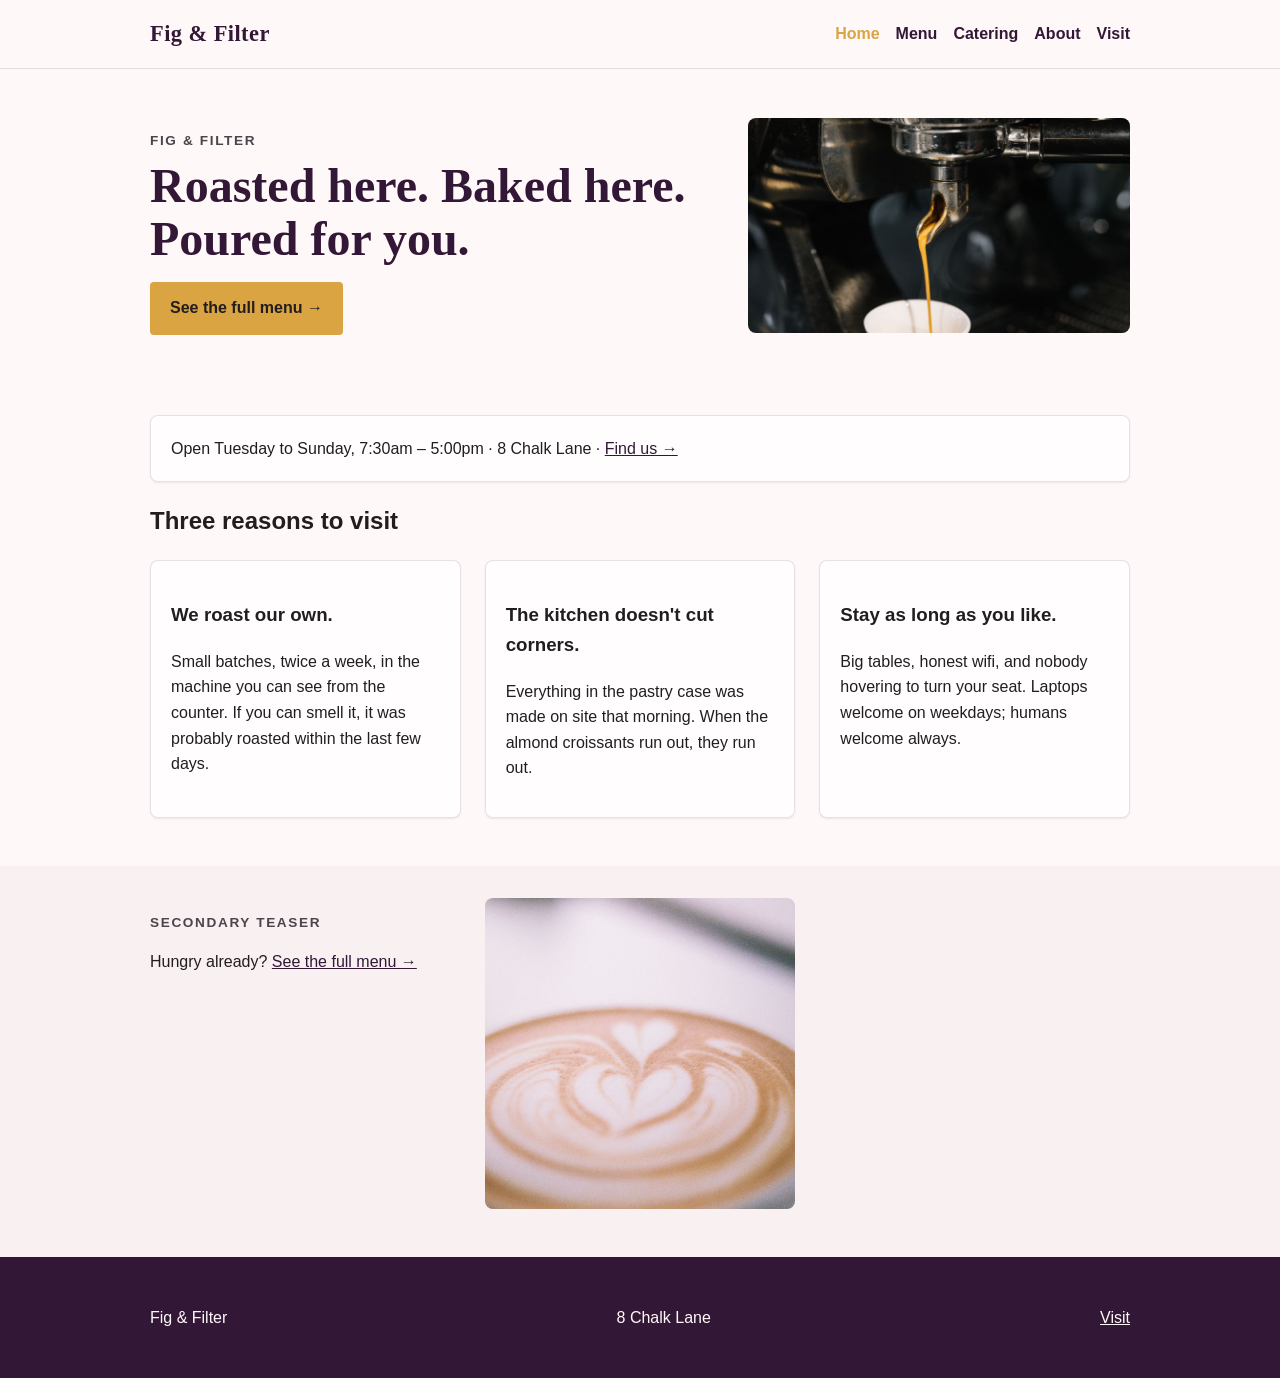
<file: index.html>
<!DOCTYPE html>
<html lang="en">
  <head>
    <meta charset="UTF-8" />
    <meta name="viewport" content="width=device-width, initial-scale=1.0" />
    <title>Fig &amp; Filter</title>
    <link rel="stylesheet" href="styles.css" />
  </head>
  <body>
    <header class="site-header">
      <div class="container header-inner">
        <a class="site-brand" href="index.html">Fig &amp; Filter</a>
        <button class="nav-toggle" type="button" aria-expanded="false" aria-controls="site-nav">
          <span class="sr-only">Toggle navigation</span>
          <span></span><span></span><span></span>
        </button>
        <nav class="site-nav" id="site-nav" data-open="false">
          <a class="nav-link" href="index.html" aria-current="page">Home</a>
          <a class="nav-link" href="menu.html">Menu</a>
          <a class="nav-link" href="catering.html">Catering</a>
          <a class="nav-link" href="about.html">About</a>
          <a class="nav-link" href="visit.html">Visit</a>
        </nav>
      </div>
    </header>

    <main>
      <section class="hero">
        <div class="container hero-grid">
          <div class="hero-copy">
            <p class="eyebrow">Fig &amp; Filter</p>
            <h1>Roasted here. Baked here. Poured for you.</h1>
            <a class="button-primary" href="menu.html">See the full menu →</a>
          </div>
          <div class="hero-media">
            <img src="images/hero-espresso-pour.jpg" alt="Espresso pouring from the portafilter into a white cup at the Fig &amp; Filter counter" />
          </div>
        </div>
      </section>

      <section class="section">
        <div class="container">
          <p class="utility-card">Open Tuesday to Sunday, 7:30am – 5:00pm · 8 Chalk Lane · <a href="visit.html">Find us →</a></p>
          <h2>Three reasons to visit</h2>
          <div class="split-grid">
            <article class="card">
              <h3>We roast our own.</h3>
              <p>Small batches, twice a week, in the machine you can see from the counter. If you can smell it, it was probably roasted within the last few days.</p>
            </article>
            <article class="card">
              <h3>The kitchen doesn't cut corners.</h3>
              <p>Everything in the pastry case was made on site that morning. When the almond croissants run out, they run out.</p>
            </article>
            <article class="card">
              <h3>Stay as long as you like.</h3>
              <p>Big tables, honest wifi, and nobody hovering to turn your seat. Laptops welcome on weekdays; humans welcome always.</p>
            </article>
          </div>
        </div>
      </section>

      <section class="section section-alt">
        <div class="container split-grid align-center">
          <div>
            <p class="eyebrow">Secondary teaser</p>
            <p>Hungry already? <a href="menu.html">See the full menu →</a></p>
          </div>
          <img src="images/latte-art.jpg" alt="Close-up of heart-shaped latte art in a Fig &amp; Filter cup" />
        </div>
      </section>
    </main>

    <footer class="site-footer">
      <div class="container footer-inner">
        <p>Fig &amp; Filter</p>
        <p>8 Chalk Lane</p>
        <p><a href="visit.html">Visit</a></p>
      </div>
    </footer>

    <script src="script.js"></script>
  </body>
</html>
</file>
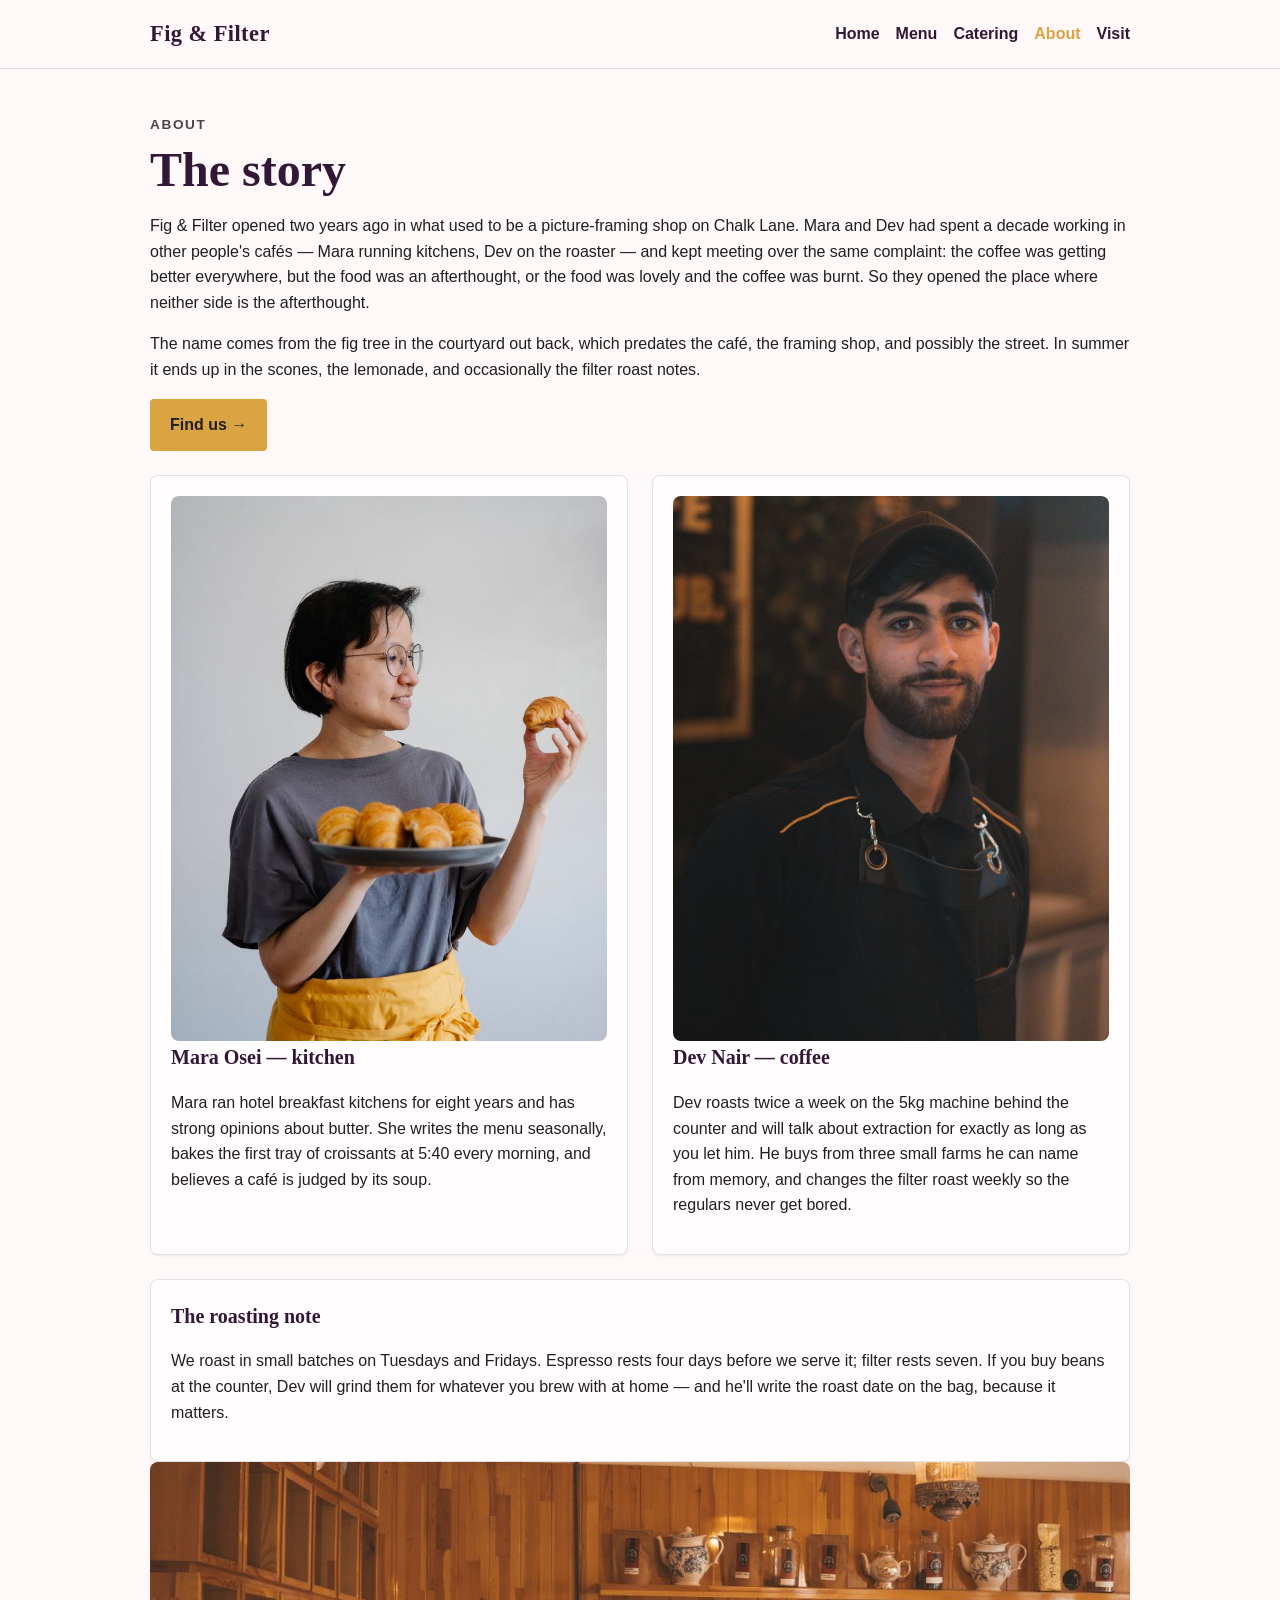
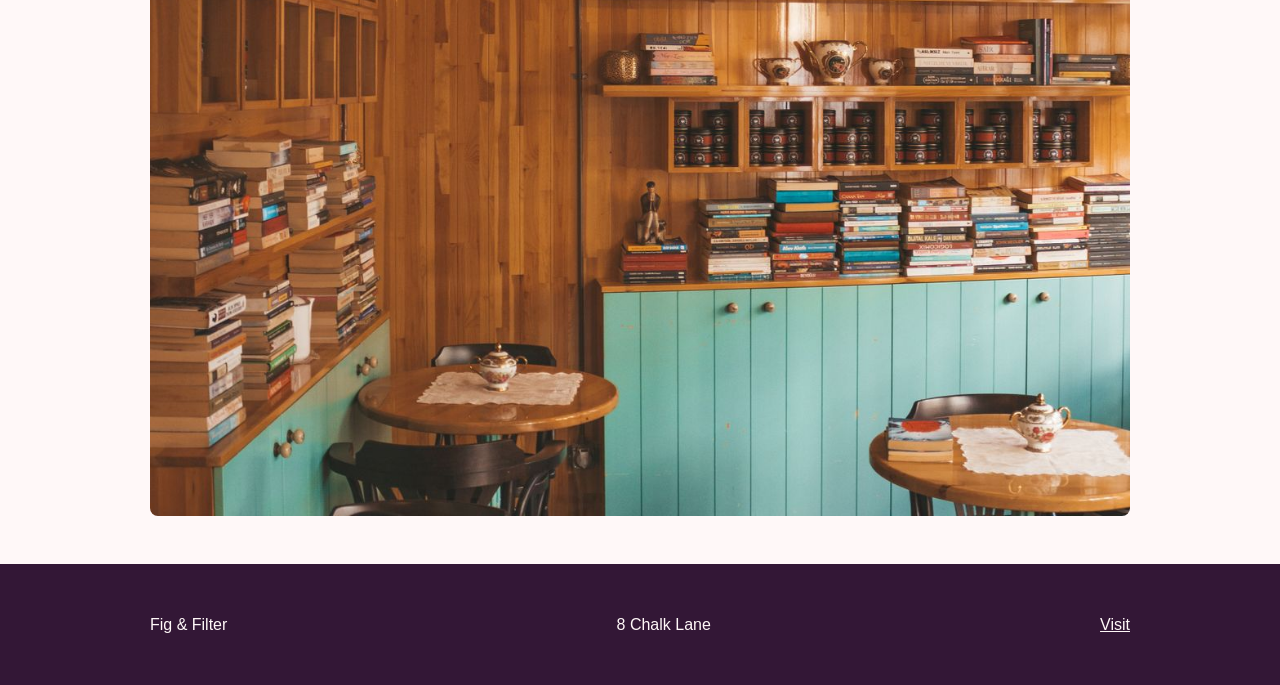
<file: about.html>
<!DOCTYPE html>
<html lang="en">
  <head>
    <meta charset="UTF-8" />
    <meta name="viewport" content="width=device-width, initial-scale=1.0" />
    <title>About · Fig &amp; Filter</title>
    <link rel="stylesheet" href="styles.css" />
  </head>
  <body>
    <header class="site-header">
      <div class="container header-inner">
        <a class="site-brand" href="index.html">Fig &amp; Filter</a>
        <button class="nav-toggle" type="button" aria-expanded="false" aria-controls="site-nav">
          <span class="sr-only">Toggle navigation</span>
          <span></span><span></span><span></span>
        </button>
        <nav class="site-nav" id="site-nav" data-open="false">
          <a class="nav-link" href="index.html">Home</a>
          <a class="nav-link" href="menu.html">Menu</a>
          <a class="nav-link" href="catering.html">Catering</a>
          <a class="nav-link" href="about.html" aria-current="page">About</a>
          <a class="nav-link" href="visit.html">Visit</a>
        </nav>
      </div>
    </header>

    <main>
      <section class="section">
        <div class="container">
          <p class="eyebrow">About</p>
          <h1>The story</h1>
          <p>Fig &amp; Filter opened two years ago in what used to be a picture-framing shop on Chalk Lane. Mara and Dev had spent a decade working in other people's cafés — Mara running kitchens, Dev on the roaster — and kept meeting over the same complaint: the coffee was getting better everywhere, but the food was an afterthought, or the food was lovely and the coffee was burnt. So they opened the place where neither side is the afterthought.</p>
          <p>The name comes from the fig tree in the courtyard out back, which predates the café, the framing shop, and possibly the street. In summer it ends up in the scones, the lemonade, and occasionally the filter roast notes.</p>
          <a class="button-primary" href="visit.html">Find us →</a>
          <div class="founders-grid">
            <article class="card founder-card">
              <img src="images/founder-mara.jpg" alt="Mara Osei holding a plate of freshly baked croissants" />
              <h2>Mara Osei — kitchen</h2>
              <p>Mara ran hotel breakfast kitchens for eight years and has strong opinions about butter. She writes the menu seasonally, bakes the first tray of croissants at 5:40 every morning, and believes a café is judged by its soup.</p>
            </article>
            <article class="card founder-card">
              <img src="images/founder-dev.jpg" alt="Dev Nair in his cap and apron behind the counter" />
              <h2>Dev Nair — coffee</h2>
              <p>Dev roasts twice a week on the 5kg machine behind the counter and will talk about extraction for exactly as long as you let him. He buys from three small farms he can name from memory, and changes the filter roast weekly so the regulars never get bored.</p>
            </article>
          </div>
          <div class="card story-card">
            <h2>The roasting note</h2>
            <p>We roast in small batches on Tuesdays and Fridays. Espresso rests four days before we serve it; filter rests seven. If you buy beans at the counter, Dev will grind them for whatever you brew with at home — and he'll write the roast date on the bag, because it matters.</p>
          </div>
          <img src="images/interior-seating.jpg" alt="Wooden tables inside the café, surrounded by shelves of books and tea tins" />
        </div>
      </section>
    </main>

    <footer class="site-footer">
      <div class="container footer-inner">
        <p>Fig &amp; Filter</p>
        <p>8 Chalk Lane</p>
        <p><a href="visit.html">Visit</a></p>
      </div>
    </footer>

    <script src="script.js"></script>
  </body>
</html>
</file>
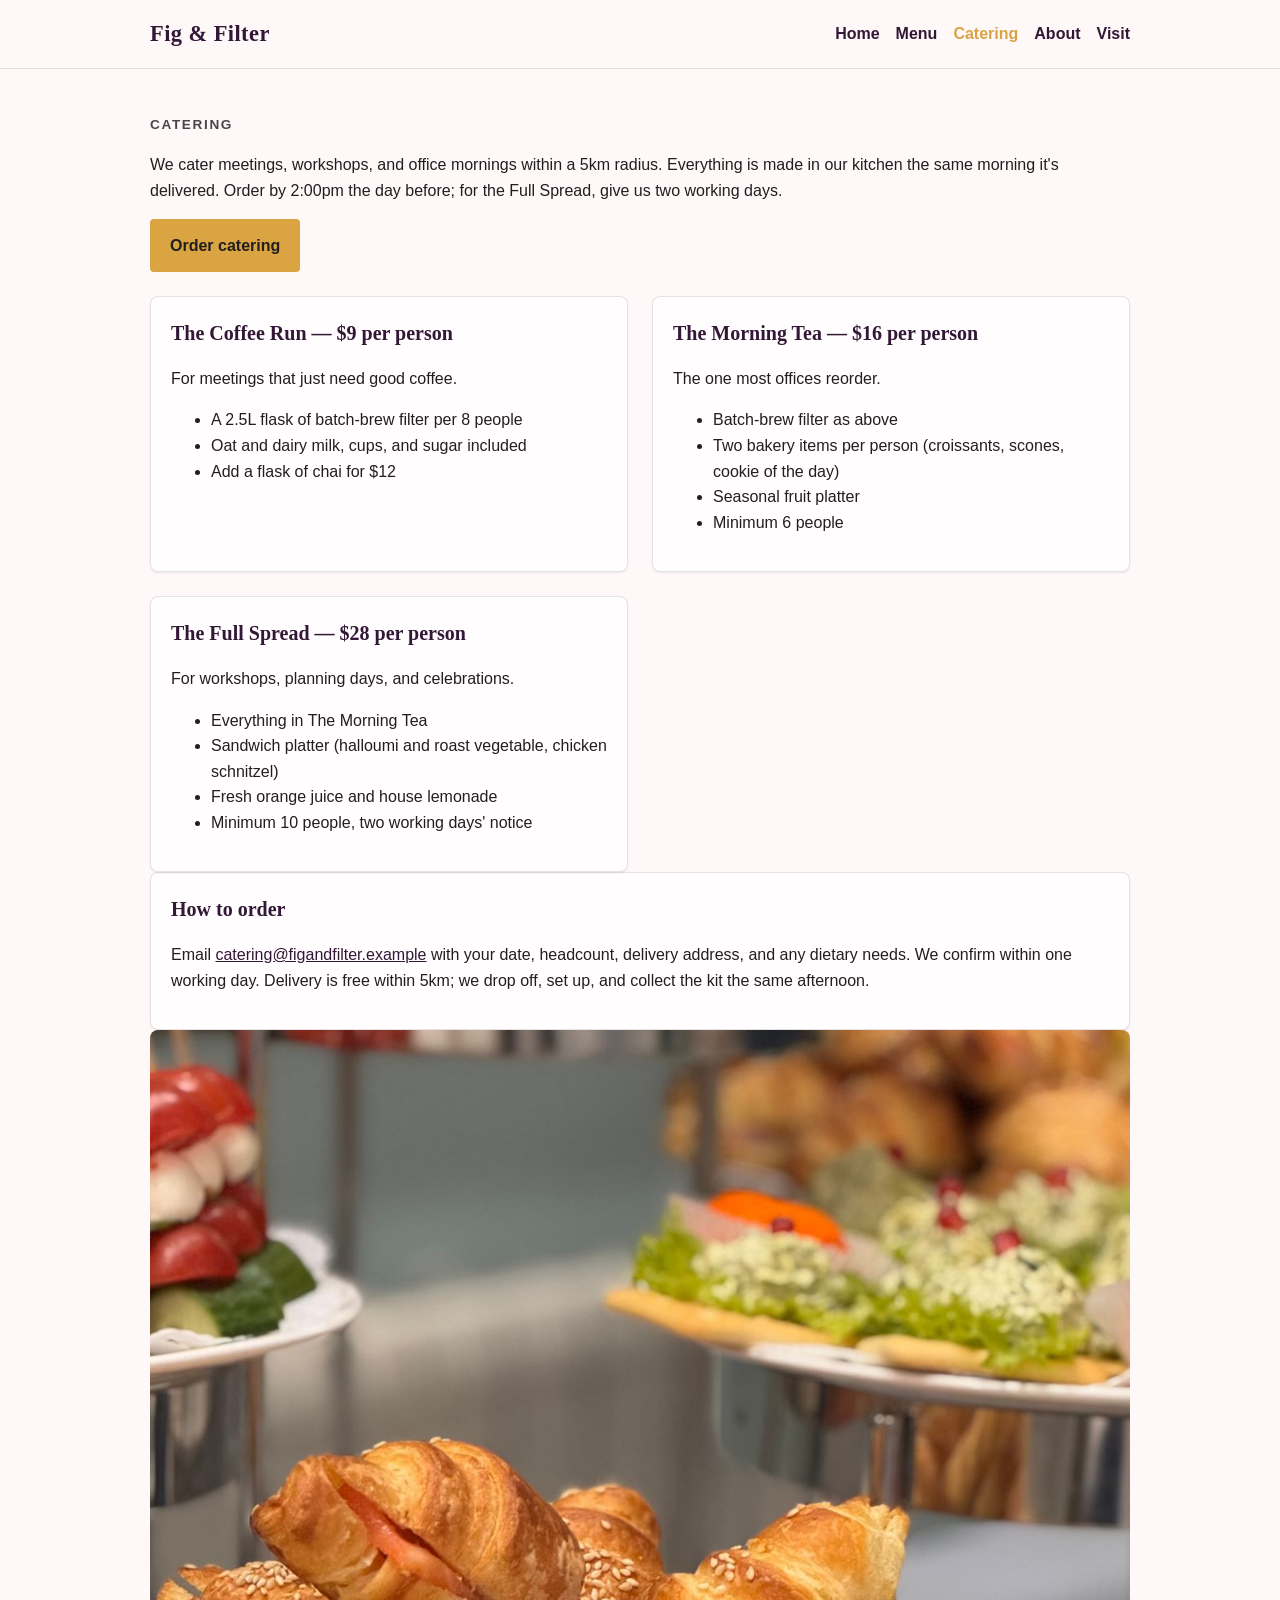
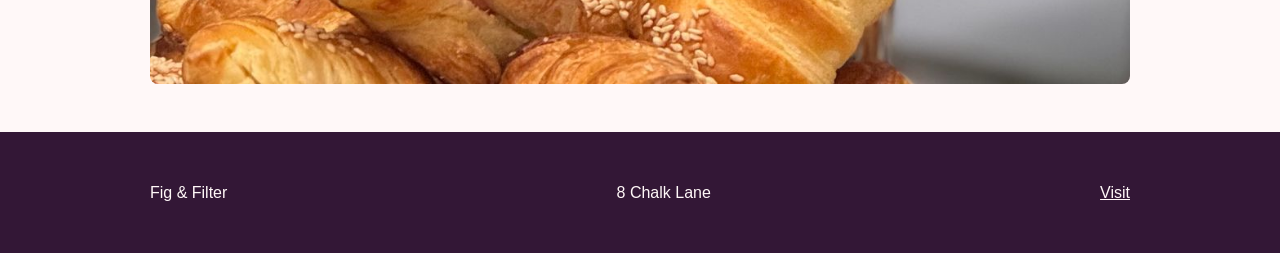
<file: catering.html>
<!DOCTYPE html>
<html lang="en">
  <head>
    <meta charset="UTF-8" />
    <meta name="viewport" content="width=device-width, initial-scale=1.0" />
    <title>Catering · Fig &amp; Filter</title>
    <link rel="stylesheet" href="styles.css" />
  </head>
  <body>
    <header class="site-header">
      <div class="container header-inner">
        <a class="site-brand" href="index.html">Fig &amp; Filter</a>
        <button class="nav-toggle" type="button" aria-expanded="false" aria-controls="site-nav">
          <span class="sr-only">Toggle navigation</span>
          <span></span><span></span><span></span>
        </button>
        <nav class="site-nav" id="site-nav" data-open="false">
          <a class="nav-link" href="index.html">Home</a>
          <a class="nav-link" href="menu.html">Menu</a>
          <a class="nav-link" href="catering.html" aria-current="page">Catering</a>
          <a class="nav-link" href="about.html">About</a>
          <a class="nav-link" href="visit.html">Visit</a>
        </nav>
      </div>
    </header>

    <main>
      <section class="section">
        <div class="container">
          <p class="eyebrow">Catering</p>
          <p>We cater meetings, workshops, and office mornings within a 5km radius. Everything is made in our kitchen the same morning it's delivered. Order by 2:00pm the day before; for the Full Spread, give us two working days.</p>
          <a class="button-primary" href="mailto:catering@figandfilter.example">Order catering</a>
          <div class="card-grid">
            <article class="card package-card">
              <h2>The Coffee Run — $9 per person</h2>
              <p>For meetings that just need good coffee.</p>
              <ul>
                <li>A 2.5L flask of batch-brew filter per 8 people</li>
                <li>Oat and dairy milk, cups, and sugar included</li>
                <li>Add a flask of chai for $12</li>
              </ul>
            </article>
            <article class="card package-card">
              <h2>The Morning Tea — $16 per person</h2>
              <p>The one most offices reorder.</p>
              <ul>
                <li>Batch-brew filter as above</li>
                <li>Two bakery items per person (croissants, scones, cookie of the day)</li>
                <li>Seasonal fruit platter</li>
                <li>Minimum 6 people</li>
              </ul>
            </article>
            <article class="card package-card">
              <h2>The Full Spread — $28 per person</h2>
              <p>For workshops, planning days, and celebrations.</p>
              <ul>
                <li>Everything in The Morning Tea</li>
                <li>Sandwich platter (halloumi and roast vegetable, chicken schnitzel)</li>
                <li>Fresh orange juice and house lemonade</li>
                <li>Minimum 10 people, two working days' notice</li>
              </ul>
            </article>
          </div>
          <div class="card order-card">
            <h2>How to order</h2>
            <p>Email <a href="mailto:catering@figandfilter.example">catering@figandfilter.example</a> with your date, headcount, delivery address, and any dietary needs. We confirm within one working day. Delivery is free within 5km; we drop off, set up, and collect the kit the same afternoon.</p>
          </div>
          <img src="images/catering-spread.jpg" alt="A catering spread of filled croissants and canapés on serving stands" />
        </div>
      </section>
    </main>

    <footer class="site-footer">
      <div class="container footer-inner">
        <p>Fig &amp; Filter</p>
        <p>8 Chalk Lane</p>
        <p><a href="visit.html">Visit</a></p>
      </div>
    </footer>

    <script src="script.js"></script>
  </body>
</html>
</file>
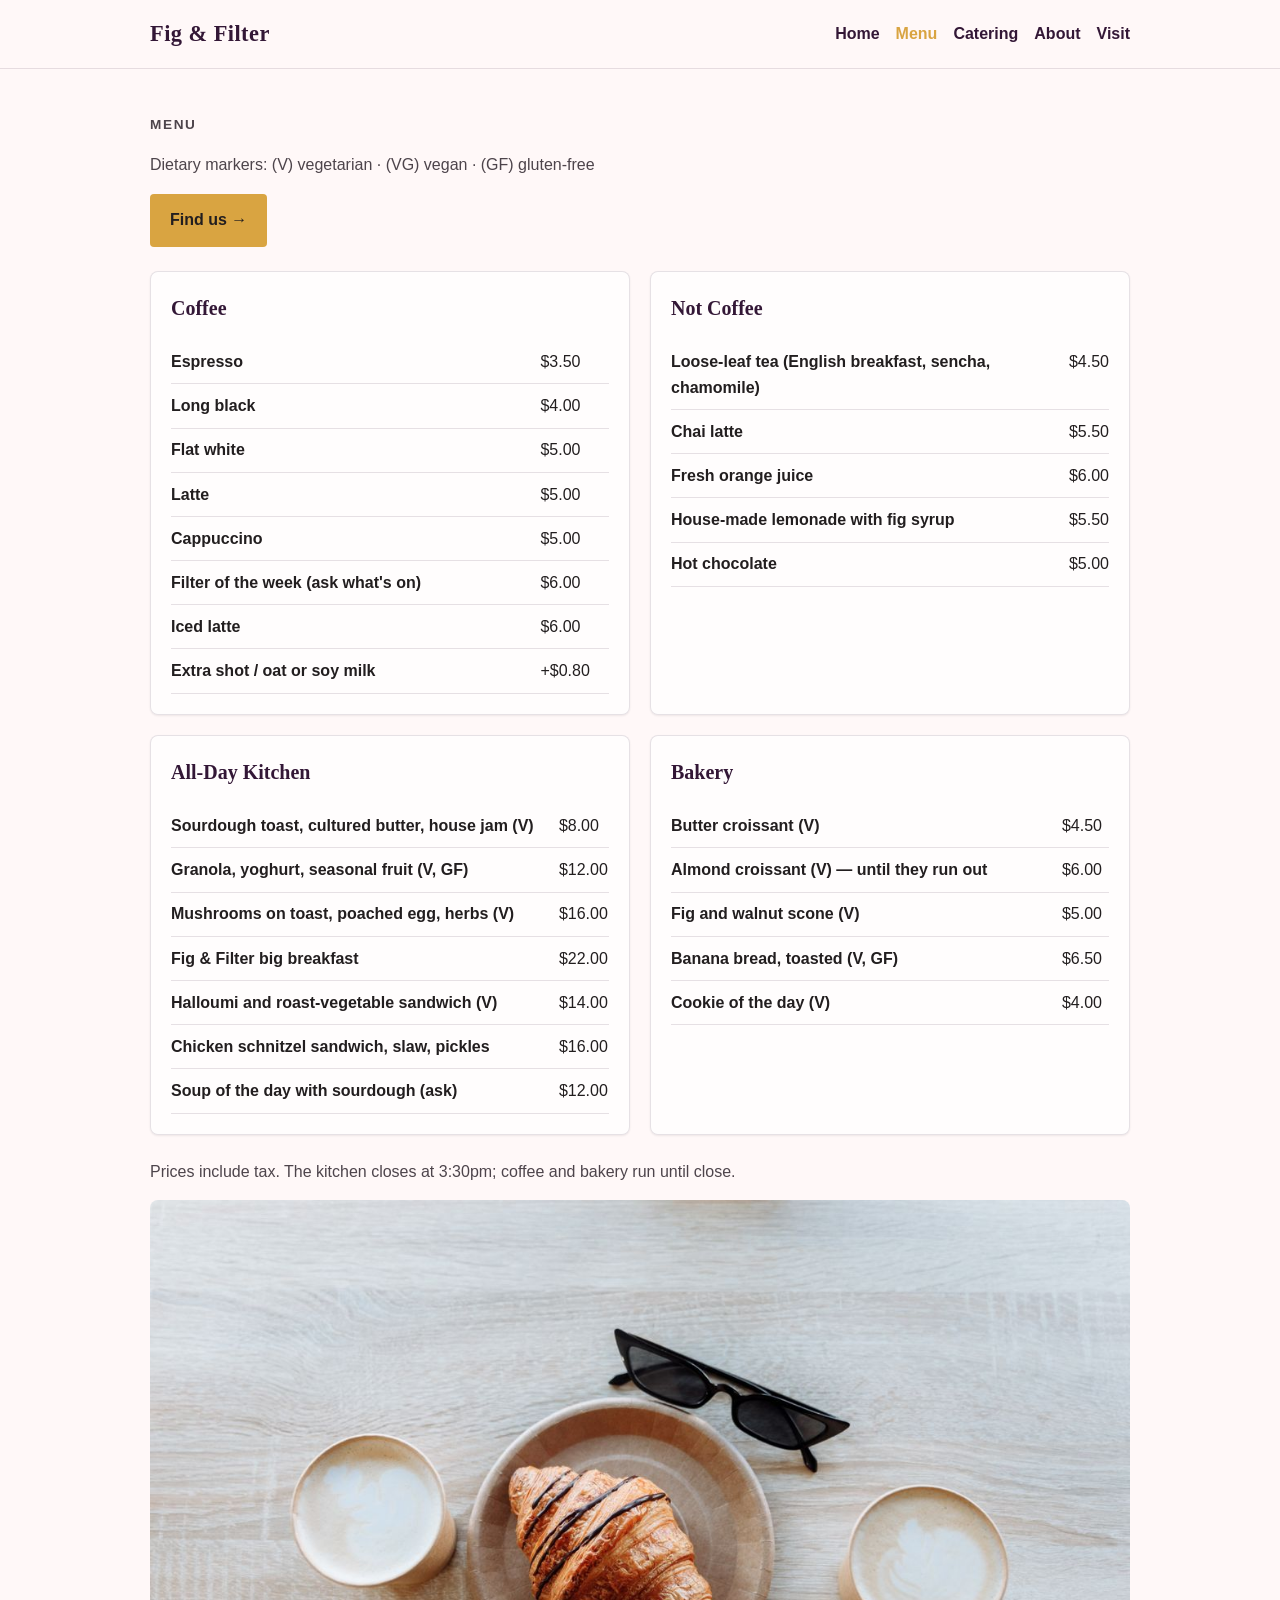
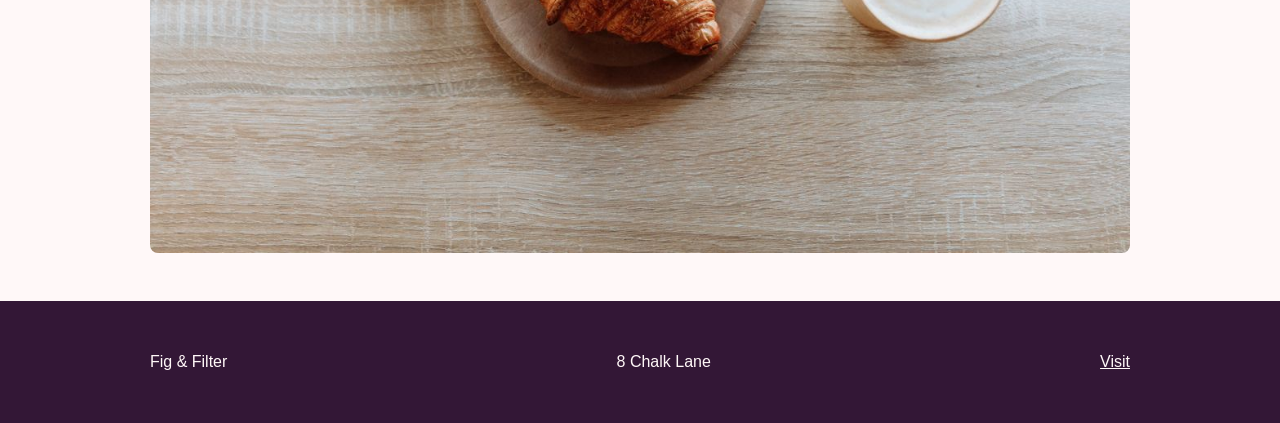
<file: menu.html>
<!DOCTYPE html>
<html lang="en">
  <head>
    <meta charset="UTF-8" />
    <meta name="viewport" content="width=device-width, initial-scale=1.0" />
    <title>Menu · Fig &amp; Filter</title>
    <link rel="stylesheet" href="styles.css" />
  </head>
  <body>
    <header class="site-header">
      <div class="container header-inner">
        <a class="site-brand" href="index.html">Fig &amp; Filter</a>
        <button class="nav-toggle" type="button" aria-expanded="false" aria-controls="site-nav">
          <span class="sr-only">Toggle navigation</span>
          <span></span><span></span><span></span>
        </button>
        <nav class="site-nav" id="site-nav" data-open="false">
          <a class="nav-link" href="index.html">Home</a>
          <a class="nav-link" href="menu.html" aria-current="page">Menu</a>
          <a class="nav-link" href="catering.html">Catering</a>
          <a class="nav-link" href="about.html">About</a>
          <a class="nav-link" href="visit.html">Visit</a>
        </nav>
      </div>
    </header>

    <main>
      <section class="section">
        <div class="container">
          <p class="eyebrow">Menu</p>
          <p class="meta">Dietary markers: (V) vegetarian · (VG) vegan · (GF) gluten-free</p>
          <a class="button-primary" href="visit.html">Find us →</a>
          <div class="menu-grid">
            <section class="menu-section">
              <h2>Coffee</h2>
              <table>
                <tbody>
                  <tr><th>Espresso</th><td>$3.50</td></tr>
                  <tr><th>Long black</th><td>$4.00</td></tr>
                  <tr><th>Flat white</th><td>$5.00</td></tr>
                  <tr><th>Latte</th><td>$5.00</td></tr>
                  <tr><th>Cappuccino</th><td>$5.00</td></tr>
                  <tr><th>Filter of the week (ask what's on)</th><td>$6.00</td></tr>
                  <tr><th>Iced latte</th><td>$6.00</td></tr>
                  <tr><th>Extra shot / oat or soy milk</th><td>+$0.80</td></tr>
                </tbody>
              </table>
            </section>
            <section class="menu-section">
              <h2>Not Coffee</h2>
              <table>
                <tbody>
                  <tr><th>Loose-leaf tea (English breakfast, sencha, chamomile)</th><td>$4.50</td></tr>
                  <tr><th>Chai latte</th><td>$5.50</td></tr>
                  <tr><th>Fresh orange juice</th><td>$6.00</td></tr>
                  <tr><th>House-made lemonade with fig syrup</th><td>$5.50</td></tr>
                  <tr><th>Hot chocolate</th><td>$5.00</td></tr>
                </tbody>
              </table>
            </section>
            <section class="menu-section">
              <h2>All-Day Kitchen</h2>
              <table>
                <tbody>
                  <tr><th>Sourdough toast, cultured butter, house jam (V)</th><td>$8.00</td></tr>
                  <tr><th>Granola, yoghurt, seasonal fruit (V, GF)</th><td>$12.00</td></tr>
                  <tr><th>Mushrooms on toast, poached egg, herbs (V)</th><td>$16.00</td></tr>
                  <tr><th>Fig &amp; Filter big breakfast</th><td>$22.00</td></tr>
                  <tr><th>Halloumi and roast-vegetable sandwich (V)</th><td>$14.00</td></tr>
                  <tr><th>Chicken schnitzel sandwich, slaw, pickles</th><td>$16.00</td></tr>
                  <tr><th>Soup of the day with sourdough (ask)</th><td>$12.00</td></tr>
                </tbody>
              </table>
            </section>
            <section class="menu-section">
              <h2>Bakery</h2>
              <table>
                <tbody>
                  <tr><th>Butter croissant (V)</th><td>$4.50</td></tr>
                  <tr><th>Almond croissant (V) — until they run out</th><td>$6.00</td></tr>
                  <tr><th>Fig and walnut scone (V)</th><td>$5.00</td></tr>
                  <tr><th>Banana bread, toasted (V, GF)</th><td>$6.50</td></tr>
                  <tr><th>Cookie of the day (V)</th><td>$4.00</td></tr>
                </tbody>
              </table>
            </section>
          </div>
          <p class="footnote">Prices include tax. The kitchen closes at 3:30pm; coffee and bakery run until close.</p>
          <img src="images/menu-flatlay.jpg" alt="A croissant and two lattes on a wooden table, seen from above" />
        </div>
      </section>
    </main>

    <footer class="site-footer">
      <div class="container footer-inner">
        <p>Fig &amp; Filter</p>
        <p>8 Chalk Lane</p>
        <p><a href="visit.html">Visit</a></p>
      </div>
    </footer>

    <script src="script.js"></script>
  </body>
</html>
</file>
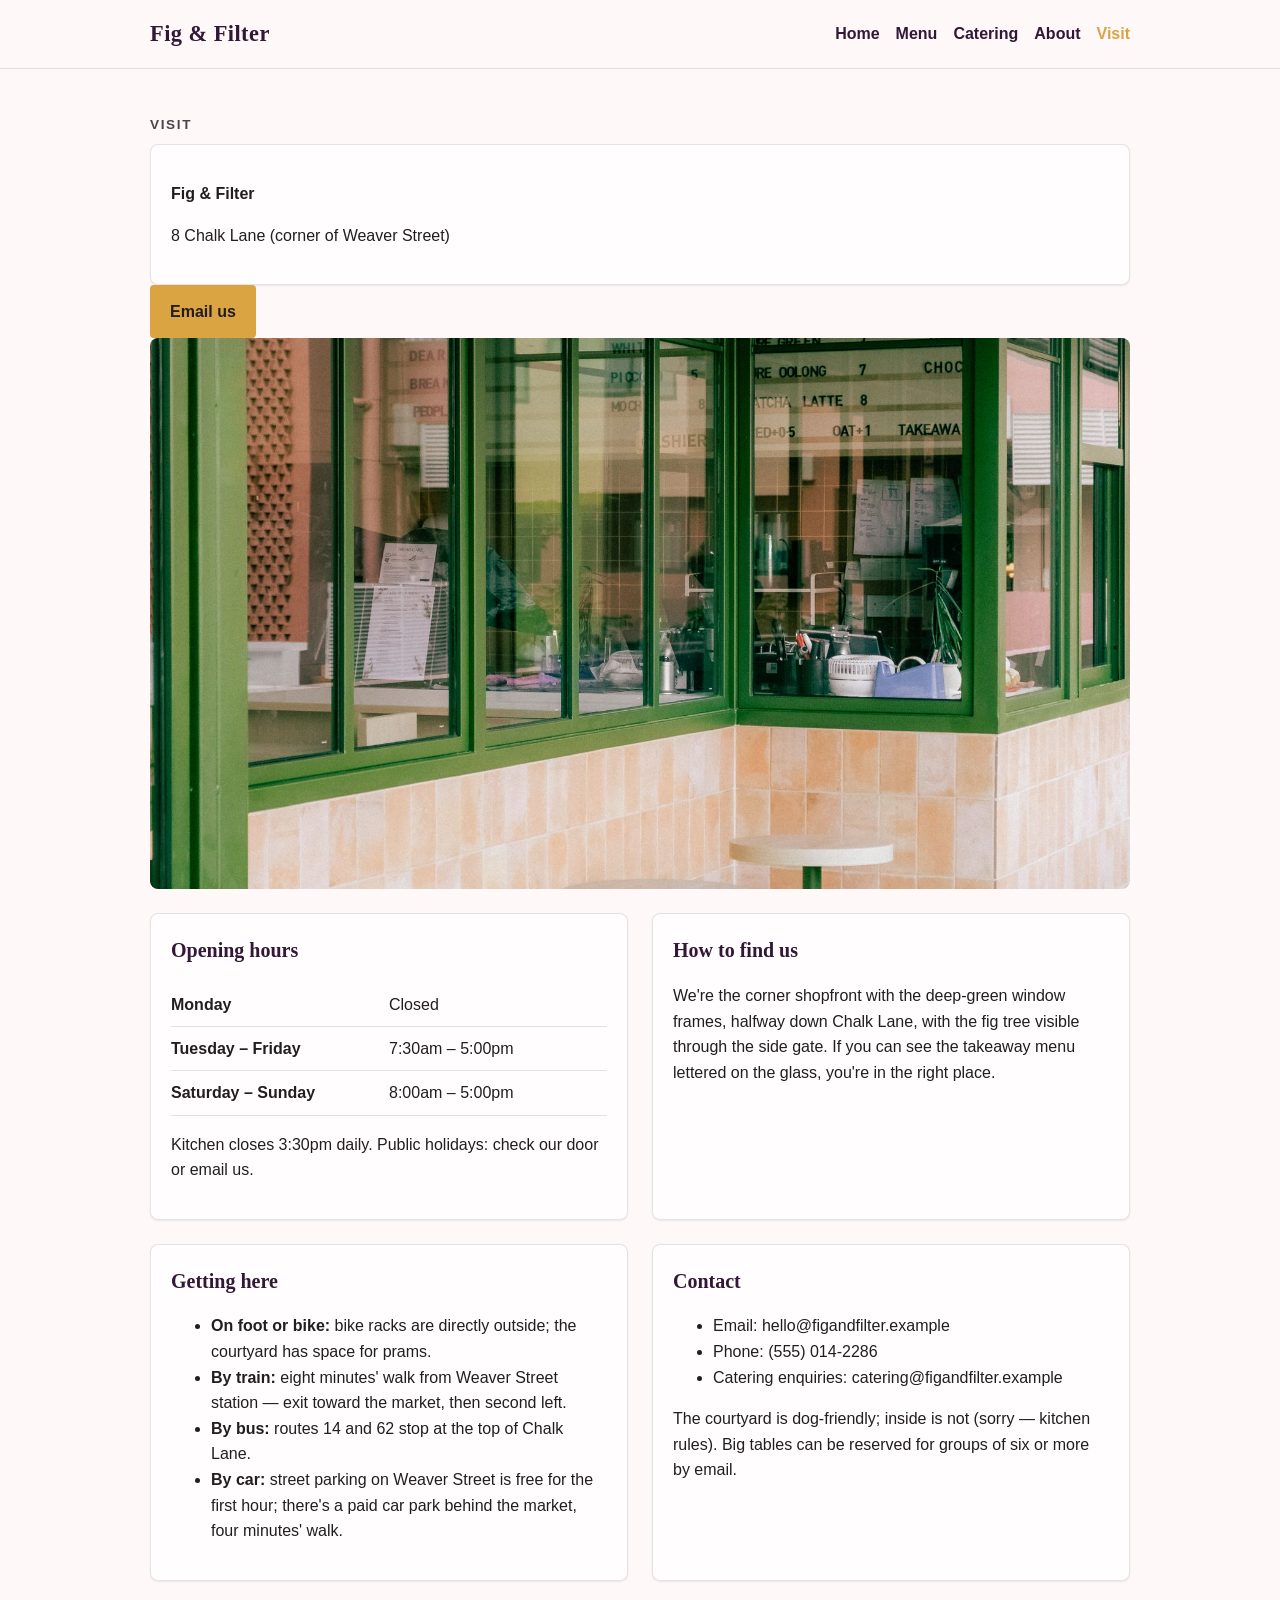
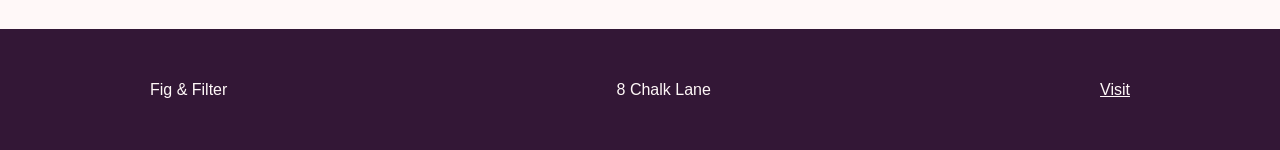
<file: visit.html>
<!DOCTYPE html>
<html lang="en">
  <head>
    <meta charset="UTF-8" />
    <meta name="viewport" content="width=device-width, initial-scale=1.0" />
    <title>Visit · Fig &amp; Filter</title>
    <link rel="stylesheet" href="styles.css" />
  </head>
  <body>
    <header class="site-header">
      <div class="container header-inner">
        <a class="site-brand" href="index.html">Fig &amp; Filter</a>
        <button class="nav-toggle" type="button" aria-expanded="false" aria-controls="site-nav">
          <span class="sr-only">Toggle navigation</span>
          <span></span><span></span><span></span>
        </button>
        <nav class="site-nav" id="site-nav" data-open="false">
          <a class="nav-link" href="index.html">Home</a>
          <a class="nav-link" href="menu.html">Menu</a>
          <a class="nav-link" href="catering.html">Catering</a>
          <a class="nav-link" href="about.html">About</a>
          <a class="nav-link" href="visit.html" aria-current="page">Visit</a>
        </nav>
      </div>
    </header>

    <main>
      <section class="section">
        <div class="container">
          <p class="eyebrow">Visit</p>
          <div class="utility-card">
            <p><strong>Fig &amp; Filter</strong></p>
            <p>8 Chalk Lane (corner of Weaver Street)</p>
          </div>
          <a class="button-primary" href="mailto:hello@figandfilter.example">Email us</a>
          <img src="images/storefront.jpg" alt="The Fig &amp; Filter corner shopfront with deep-green window frames and a pavement table" />
          <div class="card-grid">
            <article class="card">
              <h2>Opening hours</h2>
              <table class="hours-table">
                <tbody>
                  <tr><th>Monday</th><td>Closed</td></tr>
                  <tr><th>Tuesday – Friday</th><td>7:30am – 5:00pm</td></tr>
                  <tr><th>Saturday – Sunday</th><td>8:00am – 5:00pm</td></tr>
                </tbody>
              </table>
              <p>Kitchen closes 3:30pm daily. Public holidays: check our door or email us.</p>
            </article>
            <article class="card">
              <h2>How to find us</h2>
              <p>We're the corner shopfront with the deep-green window frames, halfway down Chalk Lane, with the fig tree visible through the side gate. If you can see the takeaway menu lettered on the glass, you're in the right place.</p>
            </article>
            <article class="card">
              <h2>Getting here</h2>
              <ul>
                <li><strong>On foot or bike:</strong> bike racks are directly outside; the courtyard has space for prams.</li>
                <li><strong>By train:</strong> eight minutes' walk from Weaver Street station — exit toward the market, then second left.</li>
                <li><strong>By bus:</strong> routes 14 and 62 stop at the top of Chalk Lane.</li>
                <li><strong>By car:</strong> street parking on Weaver Street is free for the first hour; there's a paid car park behind the market, four minutes' walk.</li>
              </ul>
            </article>
            <article class="card">
              <h2>Contact</h2>
              <ul>
                <li>Email: hello@figandfilter.example</li>
                <li>Phone: (555) 014-2286</li>
                <li>Catering enquiries: catering@figandfilter.example</li>
              </ul>
              <p>The courtyard is dog-friendly; inside is not (sorry — kitchen rules). Big tables can be reserved for groups of six or more by email.</p>
            </article>
          </div>
        </div>
      </section>
    </main>

    <footer class="site-footer">
      <div class="container footer-inner">
        <p>Fig &amp; Filter</p>
        <p>8 Chalk Lane</p>
        <p><a href="visit.html">Visit</a></p>
      </div>
    </footer>

    <script src="script.js"></script>
  </body>
</html>
</file>
<file: styles.css>
:root {
  --surface: #fff8f8;
  --surface-dim: #e1d8d9;
  --surface-bright: #fff8f8;
  --primary: #331736;
  --secondary: #d9a441;
  --text: #221e1f;
  --muted: #4d444b;
  --border: rgba(51, 23, 54, 0.12);
  --shadow: 0 1px 2px rgba(34, 30, 31, 0.08);
}

* {
  box-sizing: border-box;
}

body {
  margin: 0;
  font-family: "Hanken Grotesk", Arial, sans-serif;
  font-size: 16px;
  line-height: 1.6;
  color: var(--text);
  background: var(--surface);
  overflow-x: hidden;
}

img {
  width: 100%;
  height: auto;
  display: block;
  border-radius: 8px;
}

a {
  color: var(--primary);
  text-decoration: underline;
}

button,
a.button-primary {
  min-height: 44px;
  padding: 0.85rem 1.25rem;
  border-radius: 4px;
}

.container {
  width: min(100% - 2rem, 980px);
  margin: 0 auto;
}

.site-header {
  background: var(--surface);
  border-bottom: 1px solid var(--border);
  position: sticky;
  top: 0;
  z-index: 10;
}

.header-inner {
  display: flex;
  align-items: center;
  justify-content: space-between;
  padding: 1rem 0;
  gap: 1rem;
}

.site-brand {
  font-family: "Literata", Georgia, serif;
  font-size: 1.4rem;
  font-weight: 700;
  color: var(--primary);
  text-decoration: none;
  letter-spacing: 0.02em;
}

.site-nav {
  display: flex;
  gap: 1rem;
  align-items: center;
}

.nav-link {
  color: var(--primary);
  text-decoration: none;
  font-weight: 600;
}

.nav-link[aria-current="page"] {
  color: var(--secondary);
}

.nav-toggle {
  display: none;
  background: transparent;
  border: none;
  padding: 0.5rem;
  cursor: pointer;
}

.nav-toggle span {
  display: block;
  width: 24px;
  height: 2px;
  background: var(--primary);
  margin: 4px 0;
}

.sr-only {
  position: absolute;
  width: 1px;
  height: 1px;
  padding: 0;
  margin: -1px;
  overflow: hidden;
  clip: rect(0, 0, 0, 0);
  border: 0;
}

.hero {
  padding: 3rem 0 2rem;
}

.hero-grid,
.split-grid,
.founders-grid,
.card-grid {
  display: grid;
  gap: 1.5rem;
}

.hero-grid {
  grid-template-columns: 1.2fr 0.8fr;
  align-items: center;
}

.hero-copy h1,
.section h1 {
  font-family: "Literata", Georgia, serif;
  font-size: clamp(2rem, 5vw, 3rem);
  line-height: 1.1;
  color: var(--primary);
  margin-top: 0.25rem;
  margin-bottom: 1rem;
}

.eyebrow {
  text-transform: uppercase;
  font-size: 0.85rem;
  letter-spacing: 0.12em;
  font-weight: 700;
  color: var(--muted);
  margin-bottom: 0.5rem;
}

.button-primary {
  display: inline-flex;
  align-items: center;
  justify-content: center;
  background: var(--secondary);
  color: var(--text);
  font-weight: 700;
  text-decoration: none;
}

.section {
  padding: 2rem 0 3rem;
}

.section-alt {
  background: rgba(225, 216, 217, 0.25);
}

.utility-card,
.card,
.menu-section {
  background: rgba(255, 255, 255, 0.75);
  border: 1px solid var(--border);
  border-radius: 8px;
  padding: 1.25rem;
  box-shadow: var(--shadow);
}

.split-grid {
  grid-template-columns: repeat(3, minmax(0, 1fr));
}

.card-grid {
  grid-template-columns: repeat(2, minmax(0, 1fr));
  margin-top: 1.5rem;
}

.founders-grid {
  grid-template-columns: repeat(2, minmax(0, 1fr));
  margin: 1.5rem 0;
}

.card h2,
.menu-section h2 {
  font-family: "Literata", Georgia, serif;
  font-size: 1.25rem;
  color: var(--primary);
  margin-top: 0;
}

.meta,
.footnote {
  color: var(--muted);
  margin-bottom: 1rem;
}

.menu-grid {
  display: grid;
  grid-template-columns: repeat(2, minmax(0, 1fr));
  gap: 1.25rem;
  margin: 1.5rem 0;
}

table {
  width: 100%;
  border-collapse: collapse;
}

th,
td {
  text-align: left;
  padding: 0.55rem 0;
  border-bottom: 1px solid var(--border);
  vertical-align: top;
}

th {
  font-weight: 600;
  padding-right: 1rem;
}

.hours-table th,
.hours-table td {
  width: 50%;
}

.site-footer {
  background: var(--primary);
  color: var(--surface);
  padding: 2rem 0;
}

.site-footer a {
  color: var(--surface);
}

.footer-inner {
  display: flex;
  justify-content: space-between;
  gap: 1rem;
  align-items: center;
  flex-wrap: wrap;
}

@media (max-width: 768px) {
  .nav-toggle {
    display: inline-block;
  }

  .site-nav {
    display: none;
    position: absolute;
    top: 100%;
    left: 0;
    right: 0;
    flex-direction: column;
    align-items: flex-start;
    background: var(--surface);
    padding: 1rem;
    border-bottom: 1px solid var(--border);
  }

  .site-nav[data-open="true"] {
    display: flex;
  }

  .hero-grid,
  .split-grid,
  .founders-grid,
  .card-grid,
  .menu-grid {
    grid-template-columns: 1fr;
  }

  .header-inner {
    position: relative;
  }
}

@media (max-width: 375px) {
  body {
    overflow-x: hidden;
  }

  .container {
    width: min(100% - 1rem, 980px);
  }

  .hero,
  .section {
    padding: 1.5rem 0 2rem;
  }
}
</file>
